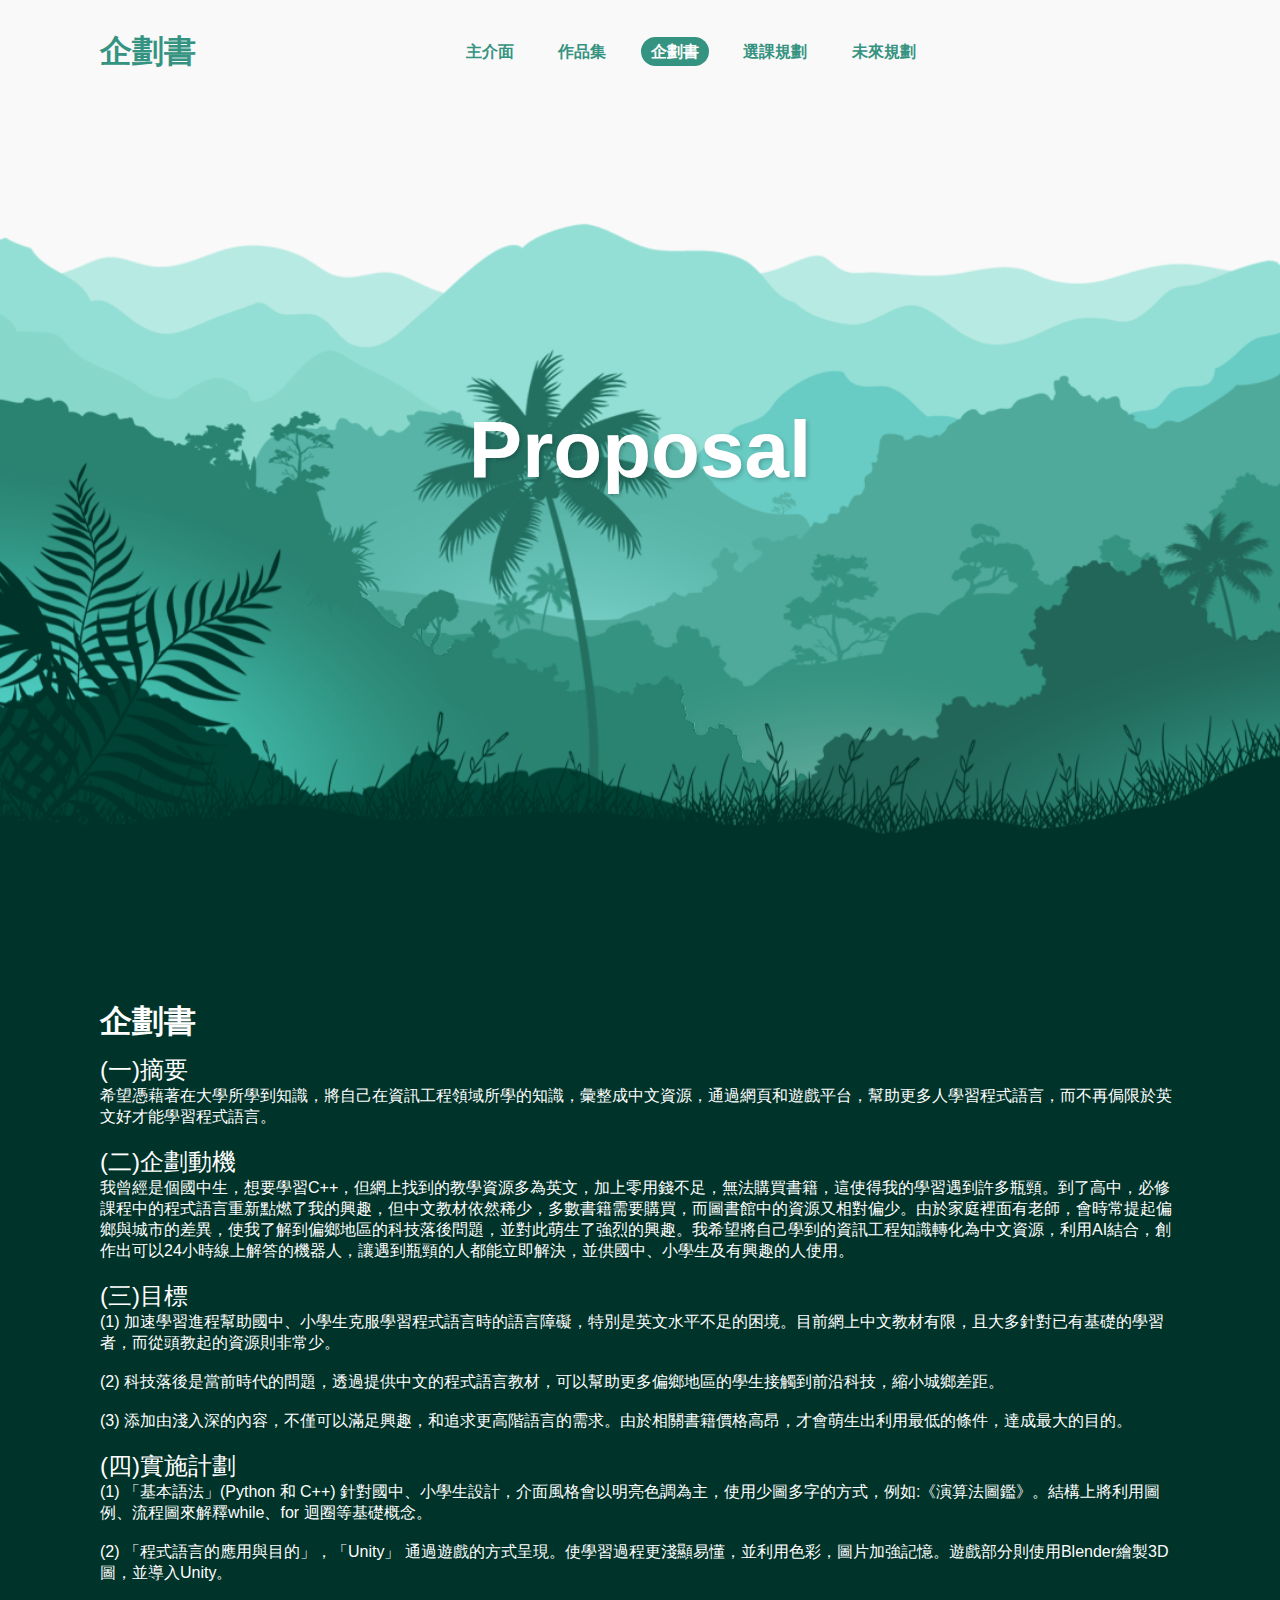
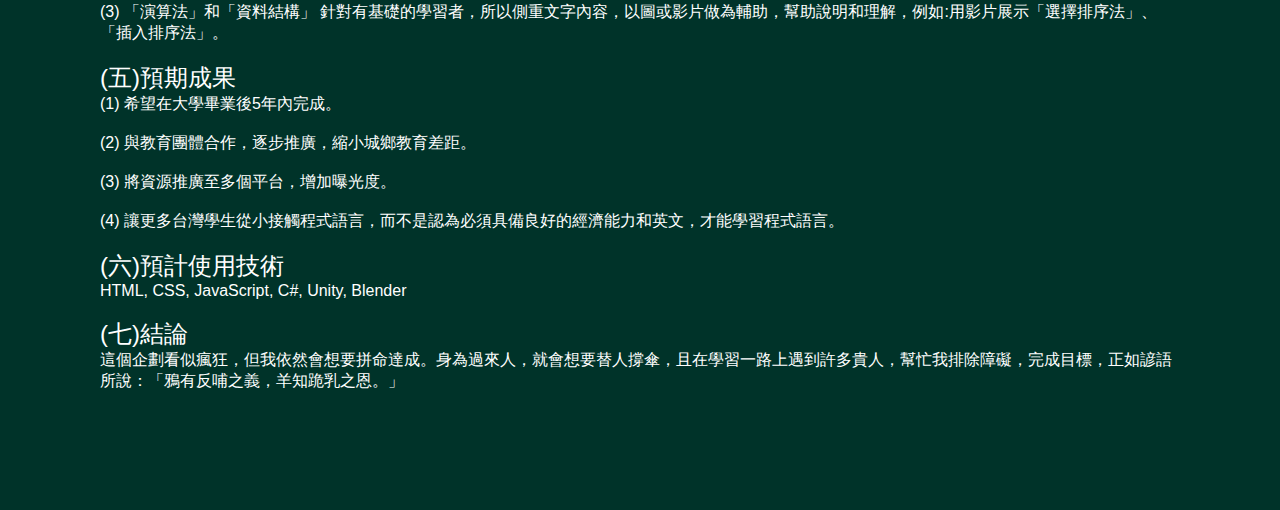
<file: 專用/選單專用/企畫書/index.html>
<!DOCTYPE html>
<html lang="en">

<head>
    <meta charset="UTF-8">
    <meta http-equiv="X-UA-Compatible" content="IE=edge">
    <meta name="viewport" content="width=device-width, initial-scale=1.0">
    <title>Parallax Scrolling Website | Codehal</title>
    <link rel="stylesheet" href="style.css">
</head>
<!--        <a href="#" class="active">作品</a>
            <a href="#">企劃書</a>
            <a href="#">關於我</a>
            <a href="#">未來規劃</a>                -->

<body>
    <header>
        <h2 class="logo">企劃書</h2>
        <nav class="navigation">
            <a href="../主介面/index.html">主介面</a>
            <a href="http://www.youtube.com/@Alex-ovo">作品集</a>
            <a href="../企畫書/index.html"  class="active">企劃書</a>
            <a href="../未來選課企劃/index.html">選課規劃</a>
            <a href="../未來規劃(近)/index.html">未來規劃</a>
        </nav>
    </header>

    <section class="Parallax">
        <img src="../作品集/圖片(背景)/hill1.png" id="hill1">
        <img src="../作品集/圖片(背景)/hill2.png" id="hill2">
        <img src="../作品集/圖片(背景)/hill3.png" id="hill3">
        <img src="../作品集/圖片(背景)/hill4.png" id="hill4">
        <img src="../作品集/圖片(背景)/hill5.png" id="hill5">
        <img src="../作品集/圖片(背景)/tree.png" id="tree">
        <h2 id="text">Proposal</h2>
        
        <img src="../作品集/圖片(背景)/plant.png" id="plant">
</section>

    <section class="sec">
        <h2>企劃書</h2>
        <p>
            <h3>(一)摘要</h3>
            <h4>希望憑藉著在大學所學到知識，將自己在資訊工程領域所學的知識，彙整成中文資源，通過網頁和遊戲平台，幫助更多人學習程式語言，而不再侷限於英文好才能學習程式語言。</br></h4></br>
            
            <h3>(二)企劃動機</h3>
            <h4>我曾經是個國中生，想要學習C++，但網上找到的教學資源多為英文，加上零用錢不足，無法購買書籍，這使得我的學習遇到許多瓶頸。到了高中，必修課程中的程式語言重新點燃了我的興趣，但中文教材依然稀少，多數書籍需要購買，而圖書館中的資源又相對偏少。由於家庭裡面有老師，會時常提起偏鄉與城市的差異，使我了解到偏鄉地區的科技落後問題，並對此萌生了強烈的興趣。我希望將自己學到的資訊工程知識轉化為中文資源，利用AI結合，創作出可以24小時線上解答的機器人，讓遇到瓶頸的人都能立即解決，並供國中、小學生及有興趣的人使用。</br></h4></br>

            <h3>(三)目標</h3>
            <h4>(1) 加速學習進程幫助國中、小學生克服學習程式語言時的語言障礙，特別是英文水平不足的困境。目前網上中文教材有限，且大多針對已有基礎的學習者，而從頭教起的資源則非常少。</h4></br>
            <h4>(2) 科技落後是當前時代的問題，透過提供中文的程式語言教材，可以幫助更多偏鄉地區的學生接觸到前沿科技，縮小城鄉差距。</h4></br>
            <h4>(3) 添加由淺入深的內容，不僅可以滿足興趣，和追求更高階語言的需求。由於相關書籍價格高昂，才會萌生出利用最低的條件，達成最大的目的。</h4></br>
            
            <h3>(四)實施計劃</h3>
            <h4>(1) 「基本語法」(Python 和 C++) 針對國中、小學生設計，介面風格會以明亮色調為主，使用少圖多字的方式，例如:《演算法圖鑑》。結構上將利用圖例、流程圖來解釋while、for 迴圈等基礎概念。</h4></br>
            <h4>(2) 「程式語言的應用與目的」，「Unity」 通過遊戲的方式呈現。使學習過程更淺顯易懂，並利用色彩，圖片加強記憶。遊戲部分則使用Blender繪製3D圖，並導入Unity。</h4></br>
            <h4>(3) 「演算法」和「資料結構」 針對有基礎的學習者，所以側重文字內容，以圖或影片做為輔助，幫助說明和理解，例如:用影片展示「選擇排序法」、「插入排序法」。</h4></br>

            <h3>(五)預期成果</h3>
            <h4>(1) 希望在大學畢業後5年內完成。</h4></br>
            <h4>(2) 與教育團體合作，逐步推廣，縮小城鄉教育差距。</h4></br>  
            <h4>(3) 將資源推廣至多個平台，增加曝光度。</h4></br>  
            <h4>(4) 讓更多台灣學生從小接觸程式語言，而不是認為必須具備良好的經濟能力和英文，才能學習程式語言。</h4></br>

            <h3>(六)預計使用技術</h3>
            <h4>HTML, CSS, JavaScript, C#, Unity, Blender</h4></br> 
            
            <h3>(七)結論</h3>
            <h4>這個企劃看似瘋狂，但我依然會想要拼命達成。身為過來人，就會想要替人撐傘，且在學習一路上遇到許多貴人，幫忙我排除障礙，完成目標，正如諺語所說：「鴉有反哺之義，羊知跪乳之恩。」</h4></br>
        </p>
    </section>

    <script src="script.js"></script>
</body>

</html>
</file>
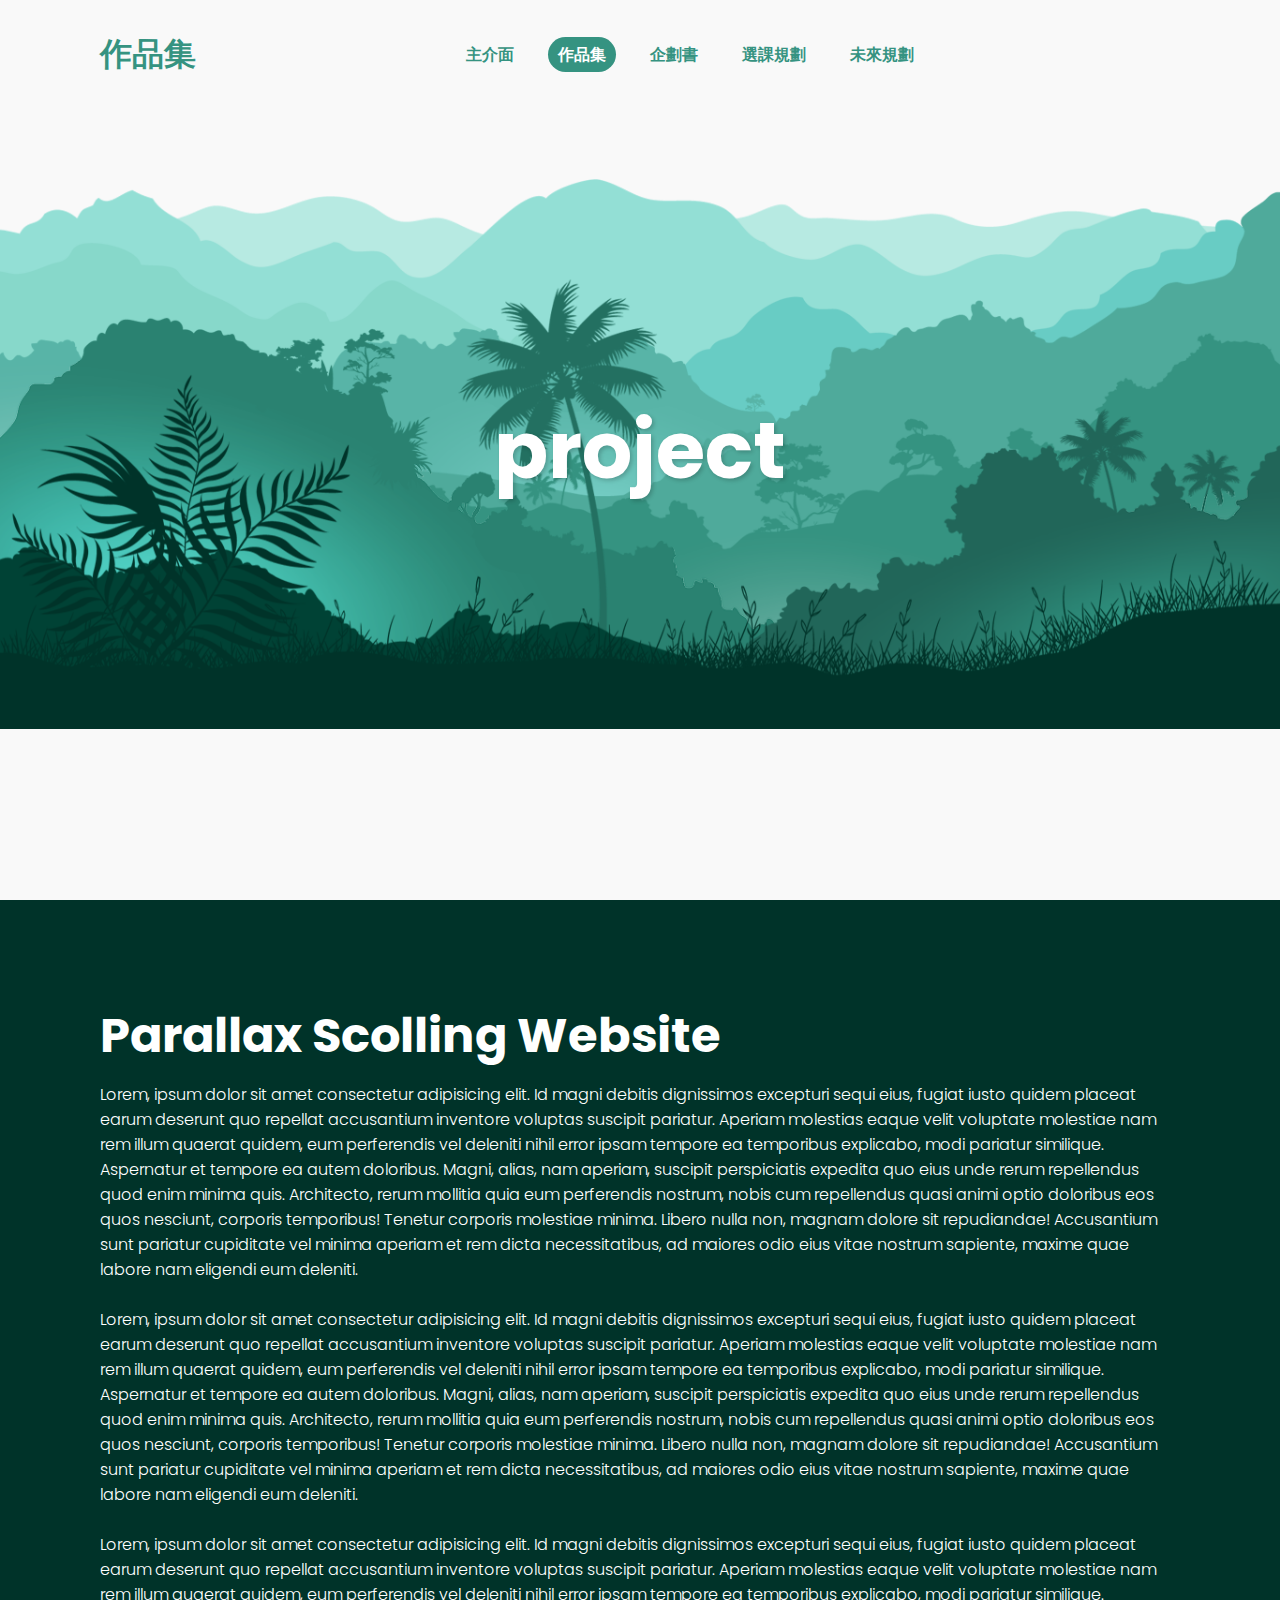
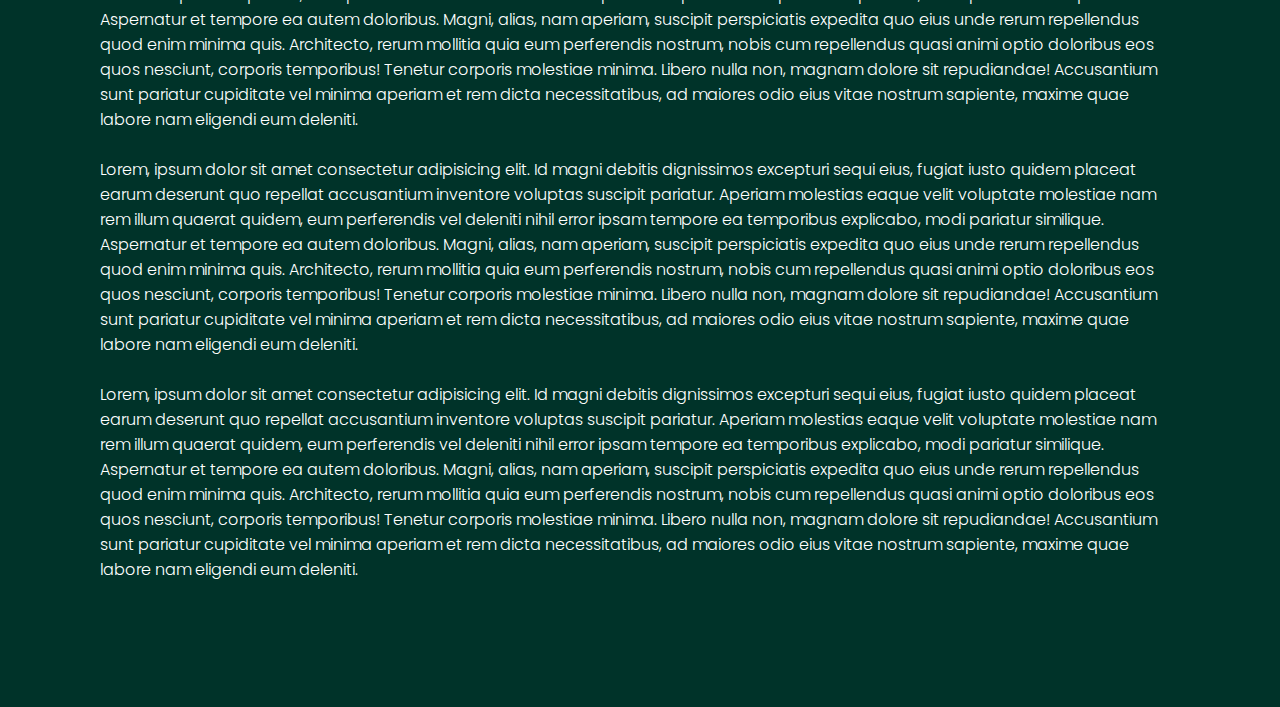
<file: 專用/選單專用/作品集/index.html>
<!DOCTYPE html>
<html lang="en">

<head>
    <meta charset="UTF-8">
    <meta http-equiv="X-UA-Compatible" content="IE=edge">
    <meta name="viewport" content="width=device-width, initial-scale=1.0">
    <title>Parallax Scrolling Website | Codehal</title>
    <link rel="stylesheet" href="style.css">
</head>
<!--        <a href="#" class="active">作品</a>
            <a href="#">企劃書</a>
            <a href="#">關於我</a>
            <a href="#">未來規劃</a>                -->

<body>
    <header>
        <h2 class="logo">作品集</h2>
        <nav class="navigation">
            <a href="../主介面/index.html">主介面</a>
            <a href="../作品集/index.html"class="active" >作品集</a>
            <a href="../企畫書/index.html">企劃書</a>
            <a href="../未來選課企劃/index.html">選課規劃</a>
            <a href="../未來規劃(近)/index.html">未來規劃</a>
        </nav>
    </header>

       
    <section class="Parallax">
            <img src="../作品集/圖片(背景)/hill1.png" id="hill1">
            <img src="../作品集/圖片(背景)/hill2.png" id="hill2">
            <img src="../作品集/圖片(背景)/hill3.png" id="hill3">
            <img src="../作品集/圖片(背景)/hill4.png" id="hill4">
            <img src="../作品集/圖片(背景)/hill5.png" id="hill5">
            <img src="../作品集/圖片(背景)/tree.png" id="tree">
            <h2 id="text">project</h2>
            
            <img src="../作品集/圖片(背景)/plant.png" id="plant">
    </section>

    <section class="sec">
        <h2>Parallax Scolling Website</h2>
        <p>
            Lorem, ipsum dolor sit amet consectetur adipisicing elit. 
            Id magni debitis dignissimos excepturi sequi eius, 
            fugiat iusto quidem placeat earum deserunt quo repellat accusantium inventore voluptas suscipit pariatur. 
            Aperiam molestias eaque velit voluptate molestiae nam rem illum quaerat quidem, 
            eum perferendis vel deleniti nihil error ipsam tempore ea temporibus explicabo, 
            modi pariatur similique. Aspernatur et tempore ea autem doloribus. Magni, alias, 
            nam aperiam, suscipit perspiciatis expedita quo eius unde rerum repellendus quod enim minima quis. Architecto,
            rerum mollitia quia eum perferendis nostrum, nobis cum repellendus quasi animi optio doloribus eos quos nesciunt, 
            corporis temporibus! Tenetur corporis molestiae minima. Libero nulla non, magnam dolore sit repudiandae! 
            Accusantium sunt pariatur cupiditate vel minima aperiam et rem dicta necessitatibus, 
            ad maiores odio eius vitae nostrum sapiente, maxime quae labore nam eligendi eum deleniti.<br><br>
            Lorem, ipsum dolor sit amet consectetur adipisicing elit. 
            Id magni debitis dignissimos excepturi sequi eius, 
            fugiat iusto quidem placeat earum deserunt quo repellat accusantium inventore voluptas suscipit pariatur. 
            Aperiam molestias eaque velit voluptate molestiae nam rem illum quaerat quidem, 
            eum perferendis vel deleniti nihil error ipsam tempore ea temporibus explicabo, 
            modi pariatur similique. Aspernatur et tempore ea autem doloribus. Magni, alias, 
            nam aperiam, suscipit perspiciatis expedita quo eius unde rerum repellendus quod enim minima quis. Architecto,
            rerum mollitia quia eum perferendis nostrum, nobis cum repellendus quasi animi optio doloribus eos quos nesciunt, 
            corporis temporibus! Tenetur corporis molestiae minima. Libero nulla non, magnam dolore sit repudiandae! 
            Accusantium sunt pariatur cupiditate vel minima aperiam et rem dicta necessitatibus, 
            ad maiores odio eius vitae nostrum sapiente, maxime quae labore nam eligendi eum deleniti.<br><br>
            Lorem, ipsum dolor sit amet consectetur adipisicing elit. 
            Id magni debitis dignissimos excepturi sequi eius, 
            fugiat iusto quidem placeat earum deserunt quo repellat accusantium inventore voluptas suscipit pariatur. 
            Aperiam molestias eaque velit voluptate molestiae nam rem illum quaerat quidem, 
            eum perferendis vel deleniti nihil error ipsam tempore ea temporibus explicabo, 
            modi pariatur similique. Aspernatur et tempore ea autem doloribus. Magni, alias, 
            nam aperiam, suscipit perspiciatis expedita quo eius unde rerum repellendus quod enim minima quis. Architecto,
            rerum mollitia quia eum perferendis nostrum, nobis cum repellendus quasi animi optio doloribus eos quos nesciunt, 
            corporis temporibus! Tenetur corporis molestiae minima. Libero nulla non, magnam dolore sit repudiandae! 
            Accusantium sunt pariatur cupiditate vel minima aperiam et rem dicta necessitatibus, 
            ad maiores odio eius vitae nostrum sapiente, maxime quae labore nam eligendi eum deleniti.<br><br>
            Lorem, ipsum dolor sit amet consectetur adipisicing elit. 
            Id magni debitis dignissimos excepturi sequi eius, 
            fugiat iusto quidem placeat earum deserunt quo repellat accusantium inventore voluptas suscipit pariatur. 
            Aperiam molestias eaque velit voluptate molestiae nam rem illum quaerat quidem, 
            eum perferendis vel deleniti nihil error ipsam tempore ea temporibus explicabo, 
            modi pariatur similique. Aspernatur et tempore ea autem doloribus. Magni, alias, 
            nam aperiam, suscipit perspiciatis expedita quo eius unde rerum repellendus quod enim minima quis. Architecto,
            rerum mollitia quia eum perferendis nostrum, nobis cum repellendus quasi animi optio doloribus eos quos nesciunt, 
            corporis temporibus! Tenetur corporis molestiae minima. Libero nulla non, magnam dolore sit repudiandae! 
            Accusantium sunt pariatur cupiditate vel minima aperiam et rem dicta necessitatibus, 
            ad maiores odio eius vitae nostrum sapiente, maxime quae labore nam eligendi eum deleniti.<br><br>
            Lorem, ipsum dolor sit amet consectetur adipisicing elit. 
            Id magni debitis dignissimos excepturi sequi eius, 
            fugiat iusto quidem placeat earum deserunt quo repellat accusantium inventore voluptas suscipit pariatur. 
            Aperiam molestias eaque velit voluptate molestiae nam rem illum quaerat quidem, 
            eum perferendis vel deleniti nihil error ipsam tempore ea temporibus explicabo, 
            modi pariatur similique. Aspernatur et tempore ea autem doloribus. Magni, alias, 
            nam aperiam, suscipit perspiciatis expedita quo eius unde rerum repellendus quod enim minima quis. Architecto,
            rerum mollitia quia eum perferendis nostrum, nobis cum repellendus quasi animi optio doloribus eos quos nesciunt, 
            corporis temporibus! Tenetur corporis molestiae minima. Libero nulla non, magnam dolore sit repudiandae! 
            Accusantium sunt pariatur cupiditate vel minima aperiam et rem dicta necessitatibus, 
            ad maiores odio eius vitae nostrum sapiente, maxime quae labore nam eligendi eum deleniti.<br><br>
        </p>
    </section>

    <script src="script.js"></script>
</body>

</html>
</file>
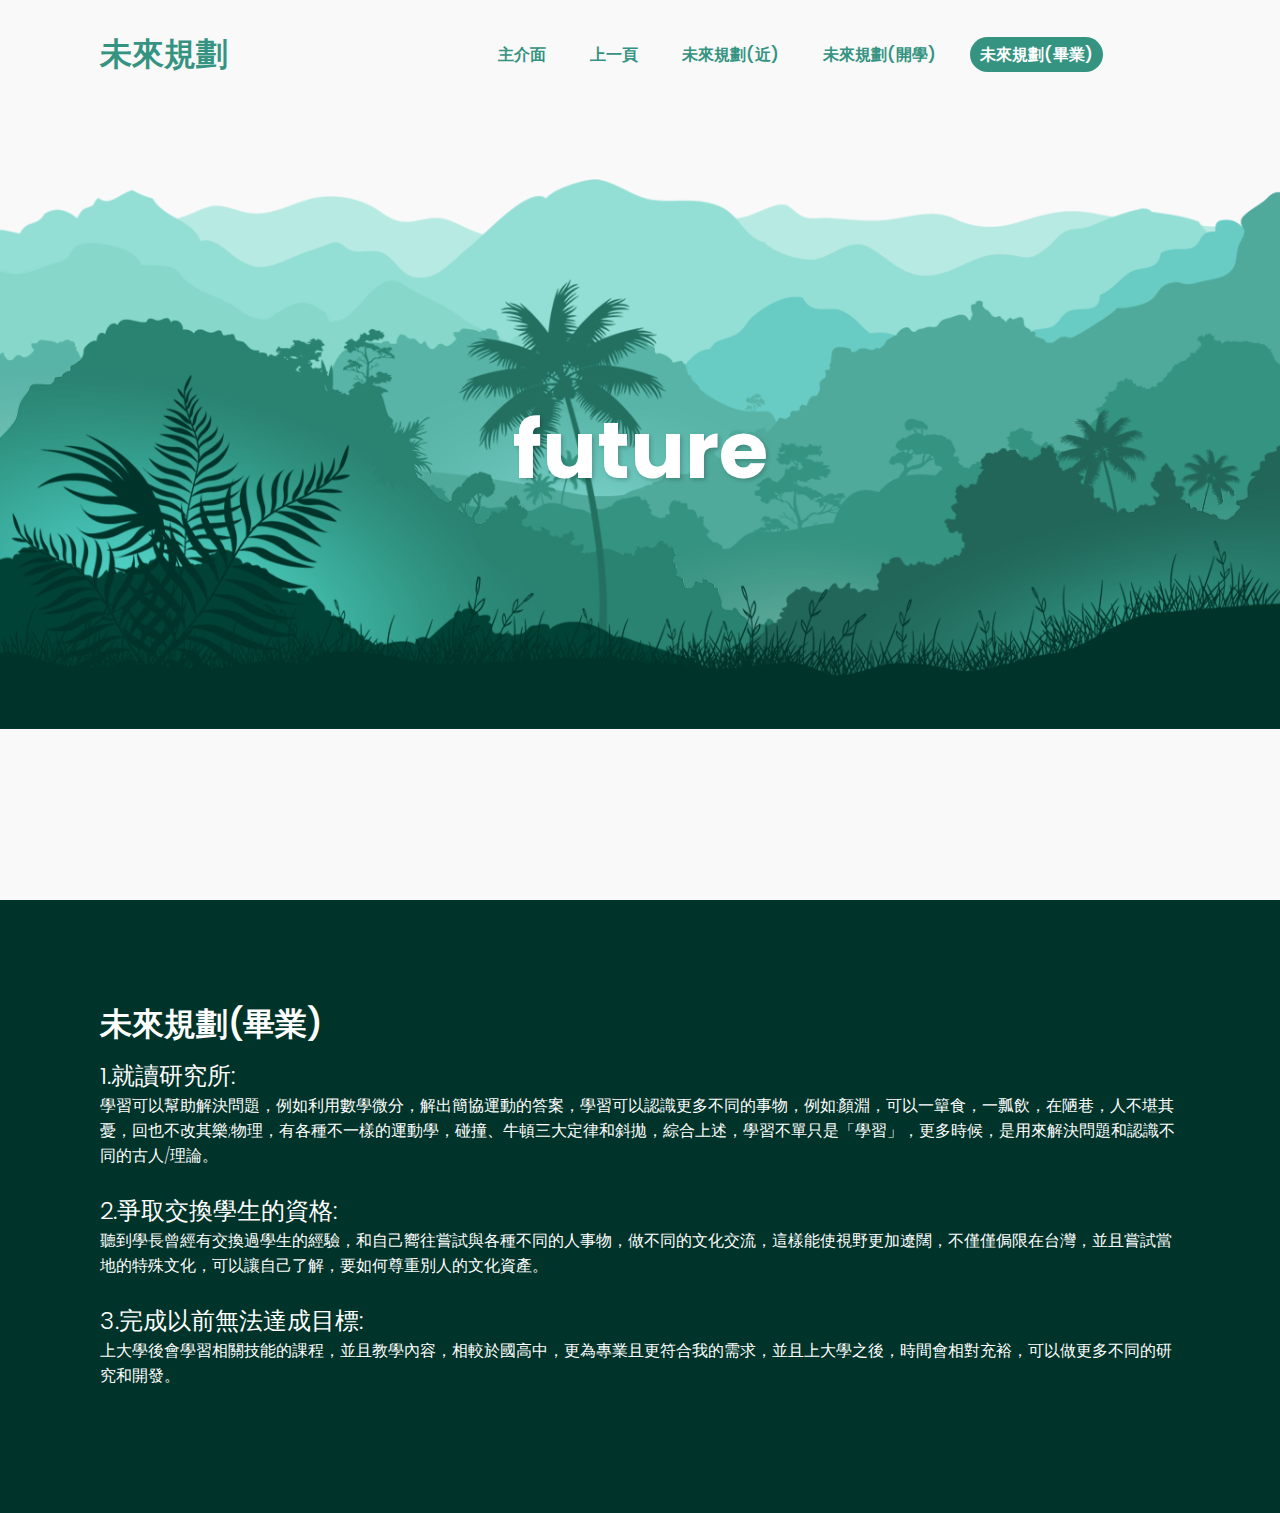
<file: 專用/選單專用/未來規劃(畢業)/index.html>
<!DOCTYPE html>
<html lang="en">

<head>
    <meta charset="UTF-8">
    <meta http-equiv="X-UA-Compatible" content="IE=edge">
    <meta name="viewport" content="width=device-width, initial-scale=1.0">
    <title>Parallax Scrolling Website | Codehal</title>
    <link rel="stylesheet" href="style.css">
</head>

<body>
    <header>
        <h2 class="logo">未來規劃</h2>
        <nav class="navigation">
            <a href="../主介面/index.html">主介面</a>
            <a href="../企畫書/index.html">上一頁</a>
            <a href="../未來規劃(近)/index.html">未來規劃(近)</a>
            <a href="../未來規劃(開學)/index.html" >未來規劃(開學)</a>
            <a href="../未來規劃(畢業)/index.html" class="active">未來規劃(畢業)</a>
        </nav>
    </header>

       
    <section class="Parallax">
            <img src="../作品集/圖片(背景)/hill1.png" id="hill1">
            <img src="../作品集/圖片(背景)/hill2.png" id="hill2">
            <img src="../作品集/圖片(背景)/hill3.png" id="hill3">
            <img src="../作品集/圖片(背景)/hill4.png" id="hill4">
            <img src="../作品集/圖片(背景)/hill5.png" id="hill5">
            <img src="../作品集/圖片(背景)/tree.png" id="tree">
            <h2 id="text">future</h2>
            
            <img src="../作品集/圖片(背景)/plant.png" id="plant">
    </section>

    <section class="sec">
        <h2>未來規劃(畢業)</h2>
        <p> 
            <h3>1.就讀研究所:</h3>
            <h4>學習可以幫助解決問題，例如利用數學微分，解出簡協運動的答案，學習可以認識更多不同的事物，例如:顏淵，可以一簞食，一瓢飲，在陋巷，人不堪其憂，回也不改其樂;物理，有各種不一樣的運動學，碰撞、牛頓三大定律和斜拋，綜合上述，學習不單只是「學習」，更多時候，是用來解決問題和認識不同的古人/理論。</h4></br>

            <h3>2.爭取交換學生的資格:</h3>
            <h4>聽到學長曾經有交換過學生的經驗，和自己嚮往嘗試與各種不同的人事物，做不同的文化交流，這樣能使視野更加遼闊，不僅僅侷限在台灣，並且嘗試當地的特殊文化，可以讓自己了解，要如何尊重別人的文化資產。</h4></br>

            <h3>3.完成以前無法達成目標:</h3>
            <h4>上大學後會學習相關技能的課程，並且教學內容，相較於國高中，更為專業且更符合我的需求，並且上大學之後，時間會相對充裕，可以做更多不同的研究和開發。</h4></br>

        </p>
    </section>

    <script src="script.js"></script>
</body>

</html>
</file>
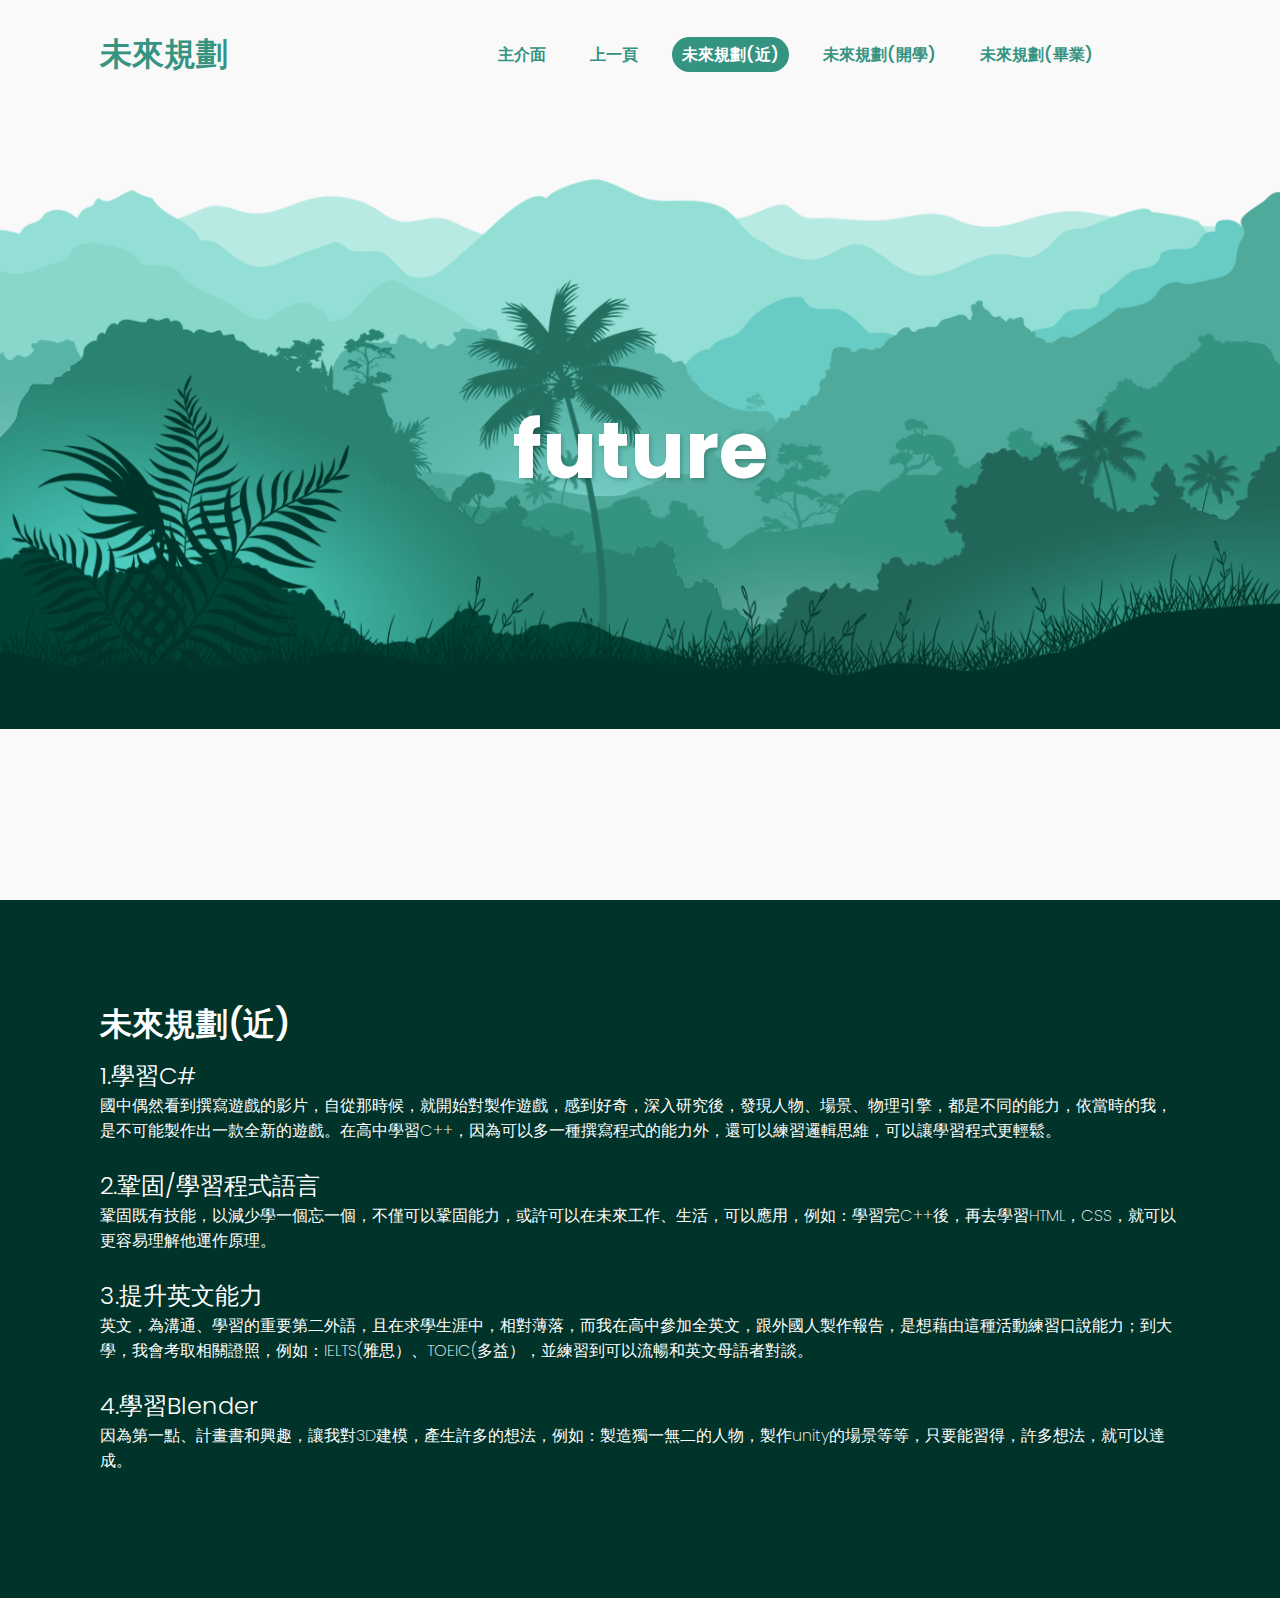
<file: 專用/選單專用/未來規劃(近)/index.html>
<!DOCTYPE html>
<html lang="en">

<head>
    <meta charset="UTF-8">
    <meta http-equiv="X-UA-Compatible" content="IE=edge">
    <meta name="viewport" content="width=device-width, initial-scale=1.0">
    <title>Parallax Scrolling Website | Codehal</title>
    <link rel="stylesheet" href="style.css">
</head>

<body>
    <header>
        <h2 class="logo">未來規劃</h2>
        <nav class="navigation">
            <a href="../主介面/index.html">主介面</a>
            <a href="../企畫書/index.html">上一頁</a>
            <a href="../未來規劃(近)/index.html" class="active">未來規劃(近)</a>
            <a href="../未來規劃(開學)/index.html" >未來規劃(開學)</a>
            <a href="../未來規劃(畢業)/index.html" >未來規劃(畢業)</a>
        </nav>
    </header>

       
    <section class="Parallax">
            <img src="../作品集/圖片(背景)/hill1.png" id="hill1">
            <img src="../作品集/圖片(背景)/hill2.png" id="hill2">
            <img src="../作品集/圖片(背景)/hill3.png" id="hill3">
            <img src="../作品集/圖片(背景)/hill4.png" id="hill4">
            <img src="../作品集/圖片(背景)/hill5.png" id="hill5">
            <img src="../作品集/圖片(背景)/tree.png" id="tree">
            <h2 id="text">future</h2>
            
            <img src="../作品集/圖片(背景)/plant.png" id="plant">
    </section>

    <section class="sec">
        <h2>未來規劃(近)</h2>
    <p>

        <h3>1.學習C#</h3>
        <h4>國中偶然看到撰寫遊戲的影片，自從那時候，就開始對製作遊戲，感到好奇，深入研究後，發現人物、場景、物理引擎，都是不同的能力，依當時的我，是不可能製作出一款全新的遊戲。在高中學習C++，因為可以多一種撰寫程式的能力外，還可以練習邏輯思維，可以讓學習程式更輕鬆。</h4></br>

        <h3>2.鞏固/學習程式語言</h3>
        <h4>鞏固既有技能，以減少學一個忘一個，不僅可以鞏固能力，或許可以在未來工作、生活，可以應用，例如：學習完C++後，再去學習HTML，CSS，就可以更容易理解他運作原理。</h4></br>

        <h3>3.提升英文能力</h3>
        <h4>英文，為溝通、學習的重要第二外語，且在求學生涯中，相對薄落，而我在高中參加全英文，跟外國人製作報告，是想藉由這種活動練習口說能力；到大學，我會考取相關證照，例如：IELTS(雅思）、TOEIC(多益），並練習到可以流暢和英文母語者對談。</h4></br>

        <h3>4.學習Blender</h3>
        <h4>因為第一點、計畫書和興趣，讓我對3D建模，產生許多的想法，例如：製造獨一無二的人物，製作unity的場景等等，只要能習得，許多想法，就可以達成。</h4></br>
    </p>
    </section>

    <script src="script.js"></script>
</body>

</html>
</file>
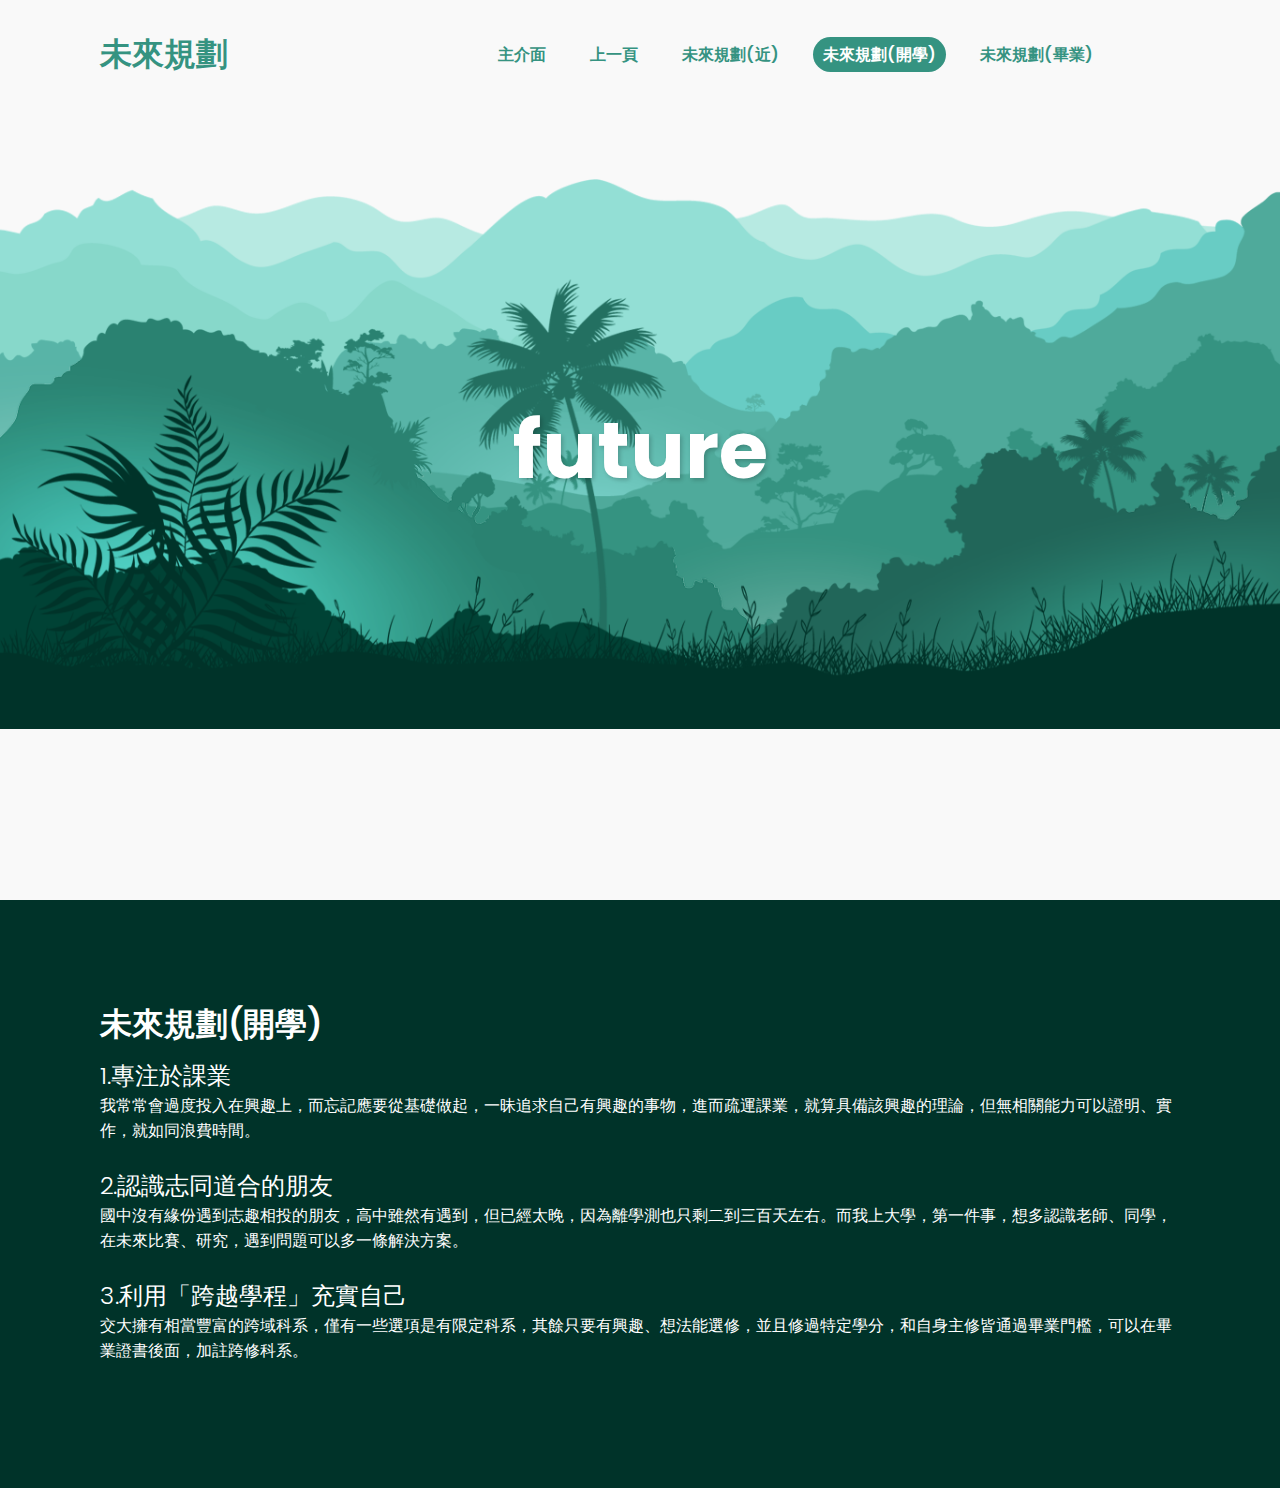
<file: 專用/選單專用/未來規劃(開學)/index.html>
<!DOCTYPE html>
<html lang="en">

<head>
    <meta charset="UTF-8">
    <meta http-equiv="X-UA-Compatible" content="IE=edge">
    <meta name="viewport" content="width=device-width, initial-scale=1.0">
    <title>Parallax Scrolling Website | Codehal</title>
    <link rel="stylesheet" href="style.css">
</head>

<body>
    <header>
        <h2 class="logo">未來規劃</h2>
        <nav class="navigation">
            <a href="../主介面/index.html">主介面</a>
            <a href="../企畫書/index.html">上一頁</a>
            <a href="../未來規劃(近)/index.html">未來規劃(近)</a>
            <a href="../未來規劃(開學)/index.html"class="active">未來規劃(開學)</a>
            <a href="../未來規劃(畢業)/index.html">未來規劃(畢業)</a>
        </nav>
    </header>

       
    <section class="Parallax">
            <img src="../作品集/圖片(背景)/hill1.png" id="hill1">
            <img src="../作品集/圖片(背景)/hill2.png" id="hill2">
            <img src="../作品集/圖片(背景)/hill3.png" id="hill3">
            <img src="../作品集/圖片(背景)/hill4.png" id="hill4">
            <img src="../作品集/圖片(背景)/hill5.png" id="hill5">
            <img src="../作品集/圖片(背景)/tree.png" id="tree">
            <h2 id="text">future</h2>
            
            <img src="../作品集/圖片(背景)/plant.png" id="plant">
    </section>

    <section class="sec">
        <h2>未來規劃(開學)</h2>
    <p>
        <h3>1.專注於課業</h3>
        <h4>我常常會過度投入在興趣上，而忘記應要從基礎做起，一昧追求自己有興趣的事物，進而疏運課業，就算具備該興趣的理論，但無相關能力可以證明、實作，就如同浪費時間。</h4></br>

        <h3>2.認識志同道合的朋友</h3>
        <h4>國中沒有緣份遇到志趣相投的朋友，高中雖然有遇到，但已經太晚，因為離學測也只剩二到三百天左右。而我上大學，第一件事，想多認識老師、同學，在未來比賽、研究，遇到問題可以多一條解決方案。</h4></br>

        <h3>3.利用「跨越學程」充實自己</h3>
        <h4>交大擁有相當豐富的跨域科系，僅有一些選項是有限定科系，其餘只要有興趣、想法能選修，並且修過特定學分，和自身主修皆通過畢業門檻，可以在畢業證書後面，加註跨修科系。</h4></br>
        

    </p>

    </section>

    <script src="script.js"></script>
</body>

</html>
</file>
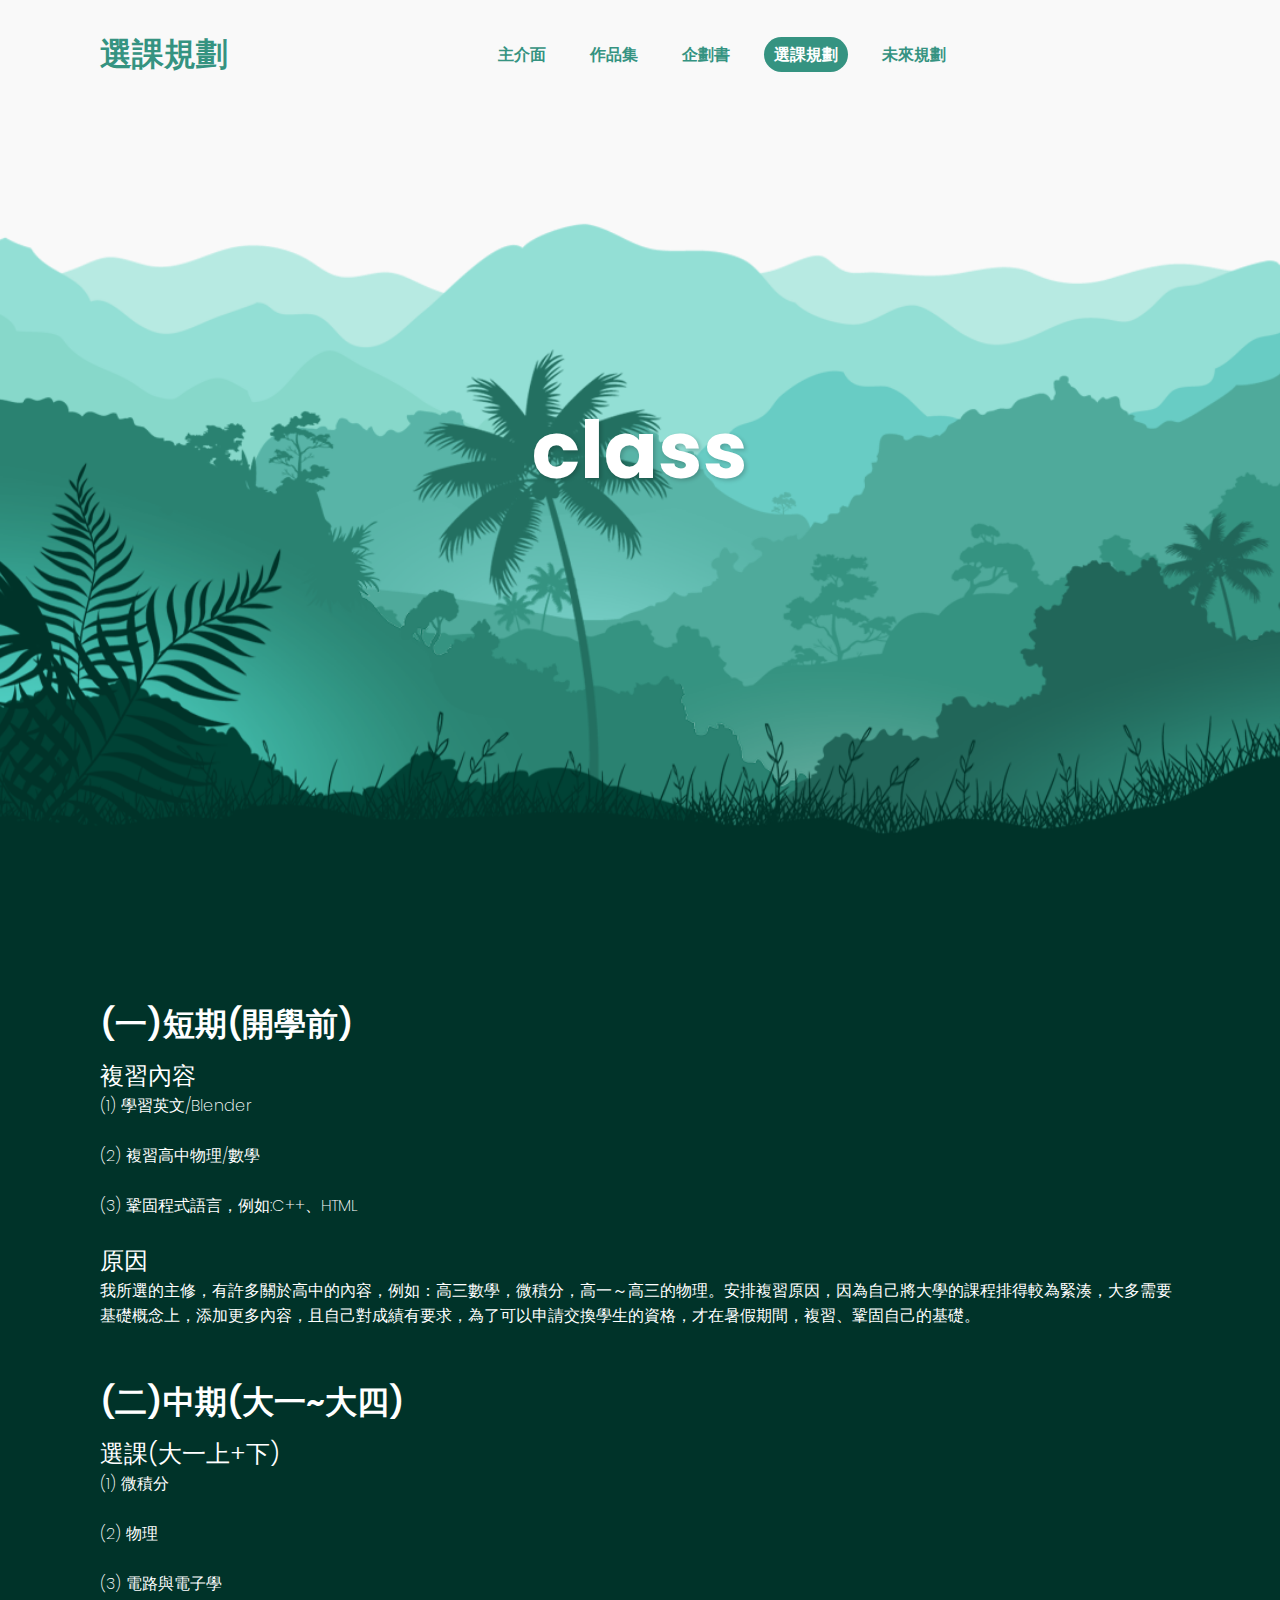
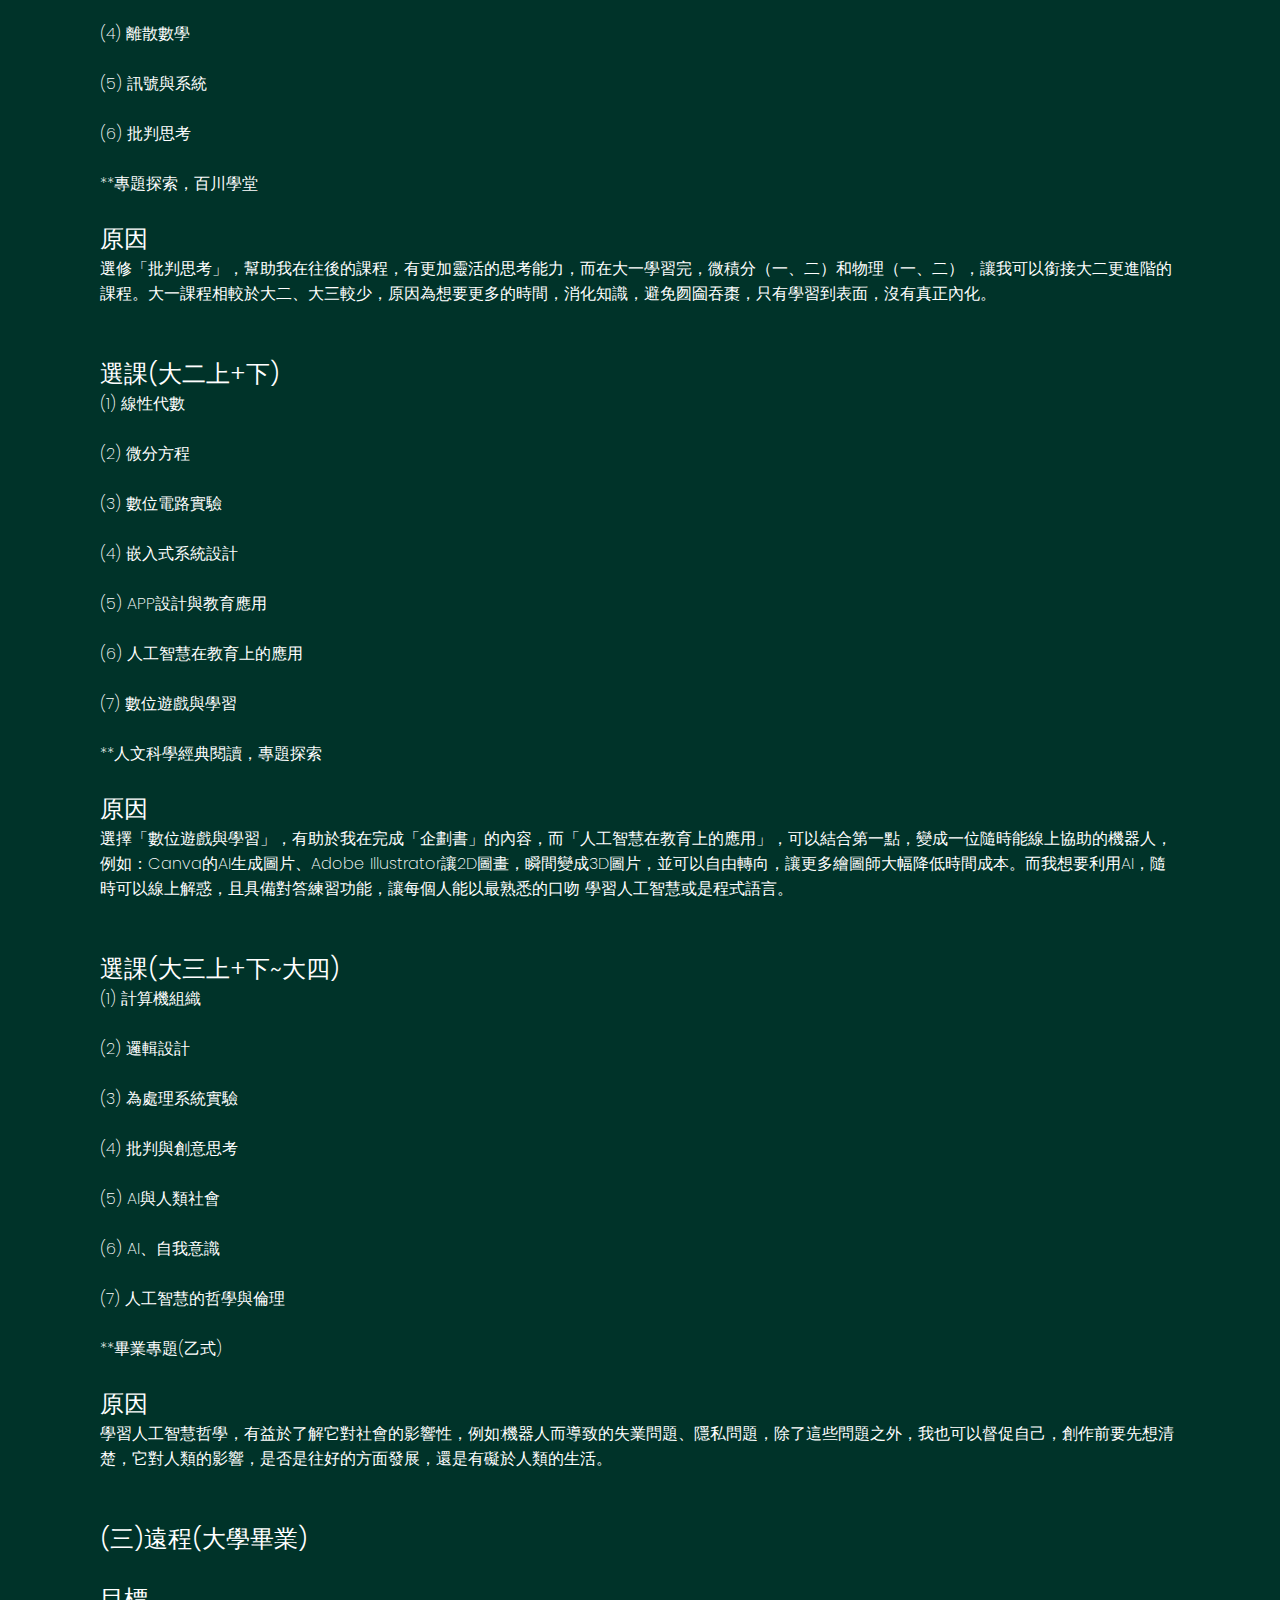
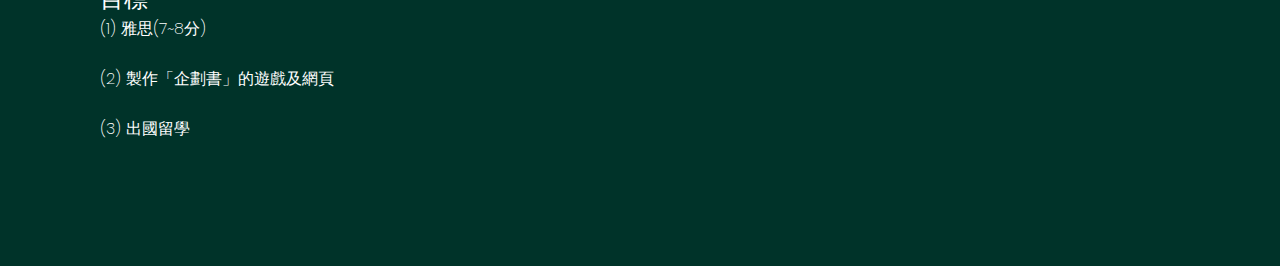
<file: 專用/選單專用/未來選課企劃/index.html>
<!DOCTYPE html>
<html lang="en">

<head>
    <meta charset="UTF-8">
    <meta http-equiv="X-UA-Compatible" content="IE=edge">
    <meta name="viewport" content="width=device-width, initial-scale=1.0">
    <title>Parallax Scrolling Website | Codehal</title>
    <link rel="stylesheet" href="style.css">
</head>

<body>
    <header>
        <h2 class="logo">選課規劃</h2>
        <nav class="navigation">
            <a href="../主介面/index.html">主介面</a>
            <a href="http://www.youtube.com/@Alex-ovo">作品集</a>
            <a href="../企畫書/index.html">企劃書</a>
            <a href="../未來選課企劃/index.html" class="active">選課規劃</a>
            <a href="../未來規劃(近)/index.html">未來規劃</a>
        </nav>
    </header>

       
    <section class="Parallax">
            <img src="../作品集/圖片(背景)/hill1.png" id="hill1">
            <img src="../作品集/圖片(背景)/hill2.png" id="hill2">
            <img src="../作品集/圖片(背景)/hill3.png" id="hill3">
            <img src="../作品集/圖片(背景)/hill4.png" id="hill4">
            <img src="../作品集/圖片(背景)/hill5.png" id="hill5">
            <img src="../作品集/圖片(背景)/tree.png" id="tree">
            <h2 id="text">class</h2>
            
            <img src="../作品集/圖片(背景)/plant.png" id="plant">
    </section>
<!---------------------------------------------------------------------------------------->
    <section class="sec">
        <h2>(一)短期(開學前)</h2>
        <p> 
            <h3>複習內容</h3>
            <h4>(1) 學習英文/Blender</h4></br>
            <h4>(2) 複習高中物理/數學</h4></br>
            <h4>(3) 鞏固程式語言，例如:C++、HTML</h4></br>

            <h3>原因</h3>
            <h4>我所選的主修，有許多關於高中的內容，例如：高三數學，微積分，高一～高三的物理。安排複習原因，因為自己將大學的課程排得較為緊湊，大多需要基礎概念上，添加更多內容，且自己對成績有要求，為了可以申請交換學生的資格，才在暑假期間，複習、鞏固自己的基礎。</h4></br></br>
<!---------------------------------------------------------------------------------------->
        <h2>(二)中期(大一~大四)</h2>
        <h3>選課(大一上+下)</h3>
        <h4>(1) 微積分</h4></br>
        <h4>(2) 物理</h4></br>
        <h4>(3) 電路與電子學</h4></br>
        <h4>(4) 離散數學</h4></br>
        <h4>(5) 訊號與系統</h4></br>
        <h4>(6) 批判思考</h4></br>
        <h4>**專題探索，百川學堂</h4></br>

        <h3>原因</h3>
        <h4>選修「批判思考」，幫助我在往後的課程，有更加靈活的思考能力，而在大一學習完，微積分（一、二）和物理（一、二），讓我可以銜接大二更進階的課程。大一課程相較於大二、大三較少，原因為想要更多的時間，消化知識，避免囫圇吞棗，只有學習到表面，沒有真正內化。</h4></br></br>
<!---------------------------------------------------------------------------------------->
        <h3>選課(大二上+下)</h3>
        <h4>(1) 線性代數</h4></br>
        <h4>(2) 微分方程</h4></br>
        <h4>(3) 數位電路實驗</h4></br>
        <h4>(4) 嵌入式系統設計</h4></br>
        <h4>(5) APP設計與教育應用</h4></br>
        <h4>(6) 人工智慧在教育上的應用</h4></br>
        <h4>(7) 數位遊戲與學習</h4></br>
        <h4>**人文科學經典閱讀，專題探索</h4></br>

        <h3>原因</h3>
        <h4>選擇「數位遊戲與學習」，有助於我在完成「企劃書」的內容，而「人工智慧在教育上的應用」，可以結合第一點，變成一位隨時能線上協助的機器人，例如：Canva的AI生成圖片、Adobe Illustrator讓2D圖畫，瞬間變成3D圖片，並可以自由轉向，讓更多繪圖師大幅降低時間成本。而我想要利用AI，隨時可以線上解惑，且具備對答練習功能，讓每個人能以最熟悉的口吻 學習人工智慧或是程式語言。</h4></br></br>
<!---------------------------------------------------------------------------------------->
        <h3>選課(大三上+下~大四)</h3> 
        <h4>(1) 計算機組織</h4></br>       
        <h4>(2) 邏輯設計</h4></br>         
        <h4>(3) 為處理系統實驗</h4></br>         
        <h4>(4) 批判與創意思考</h4></br>     
        <h4>(5) AI與人類社會</h4></br>     
        <h4>(6) AI、自我意識</h4></br>
        <h4>(7) 人工智慧的哲學與倫理</h4></br>     
        <h4>**畢業專題(乙式)</h4></br>     

        <h3>原因</h3>
        <h4>學習人工智慧哲學，有益於了解它對社會的影響性，例如:機器人而導致的失業問題、隱私問題，除了這些問題之外，我也可以督促自己，創作前要先想清楚，它對人類的影響，是否是往好的方面發展，還是有礙於人類的生活。</h4></br></br>
<!---------------------------------------------------------------------------------------->
        <h3>(三)遠程(大學畢業)</h3></br>
        <h3>目標</h3>
        <h4>(1) 雅思(7~8分)</h4></br>
        <h4>(2) 製作「企劃書」的遊戲及網頁</h4></br>
        <h4>(3) 出國留學</h4></br>
    </p>
    </section>

    <script src="script.js"></script>
</body>

</html>
</file>
<file: 專用/選單專用/企畫書/style.css>
* {
    margin: 0;
    padding: 0;
    box-sizing: border-box;
    font-family: 'Poppins', sans-serif;
}

body {
    background: #f9f9f9;
    min-height: 100vh; /* 保證頁面至少和視口一樣高 */
    overflow-x: hidden; /* 禁止水平滾動 */
    position: relative; /* 使元素定位相對於body */
}

header {
    position: absolute;
    top: 0;
    left: 0;
    width: 100%;
    padding: 30px 100px;
    display: flex;
    justify-content: flex-start;
    align-items: center;
    z-index: 100;
}

.logo {
    font-size: 2em;
    color: #359381;
    pointer-events: none;
    margin-right: 250px;
}

.navigation a {
    text-decoration: none;
    color: #359381;
    padding: 6px 10px;
    border-radius: 20px;
    margin: 0 10px;
    font-weight: 600;
}

.navigation a:hover,
.navigation a.active {
    background: #359381;
    color: #fff;
}

.Parallax {
    position: relative;
    display: flex;
    justify-content: center;
    align-items: center;
    height: 100vh; /* 確保背景圖片區塊完全佔據視窗高度 */
    overflow: hidden; /* 確保不會因背景圖片或內容過大而出現滾動 */
}

#text {
    position: absolute;
    font-size: 5em;
    color: #fff;
    text-shadow: 2px 2px 4px rgba(0, 0, 0, .2);
}

.Parallax img {
    position: absolute;
    top: 0;
    left: 0;
    width: 100%;
    height: 100%; /* 確保圖片高度覆蓋整個視窗 */
    object-fit: cover; /* 保持圖片比例並覆蓋背景區域 */
    pointer-events: none;
}

.sec {
    position: relative;
    background: #003329;
    padding: 100px;
    min-height: calc(100vh - 200px); /* 確保該區塊最少佔據剩餘視窗高度，避免過度增長 */
}

.sec h2 {
    font-size: 2em;
    color: #fff;
    margin-bottom: 10px;
    font-weight: 600;
}

.sec h3 {
    font-size: 1.5em;
    color: #fff;
    font-weight: 300;
}

.sec h4 {
    font-size: 1em;
    color: #fff;
    font-weight: 200;
}
</file>
<file: 專用/選單專用/作品集/style.css>
@import url('https://fonts.googleapis.com/css2?family=Poppins:wght@300;400;500;600;700;800;900&display=swap');

* {
    margin: 0;
    padding: 0;
    box-sizing: border-box;
    font-family: 'Poppins', sans-serif;
}

body{
    background: #f9f9f9;
    min-height:100vh ;
    overflow-x:hidden;
}

header{
    position: absolute;
    top: 0;
    left: 0;
    width: 100%;
    padding: 30px 100px;
    display: flex;
    justify-content: flex-start;
    align-items: center;
    z-index: 100;

}

.logo{
    font-size: 2em;
    color: #359381;
    pointer-events: none;
    margin-right: 250px;
}

.navigation a{
    text-decoration: none;
    color: #359381;
    padding: 6px 10px;
    border-radius: 20px;
    margin: 0 10px;
    font-weight: 600;
}
.navigation a:hover,
.navigation a.active {
    background: #359381;
    color: #fff;
}

.Parallax{
    position: relative;
    display: flex;
    justify-content: center;
    align-items: center;
    height: 100vh;
}

#text{
    position: absolute;
    font-size: 5em;
    color: #fff;
    text-shadow: 2px 2px 4px rgba(0, 0, 0, .2);
}

.Parallax img{
    position: absolute;
    top: 0;
    left: 0;
    width: 100%;
    pointer-events: none;
}

.sec{
    position: relative;
    background: #003329;
    padding: 100px;
}

.sec h2{
    font-size: 3em;
    color: #fff;
    margin-bottom: 10px;
}

.sec p {
    font-size: 1em;
    color: #fff;
    font-weight: 300;
}
</file>
<file: 專用/選單專用/未來規劃(畢業)/style.css>
@import url('https://fonts.googleapis.com/css2?family=Poppins:wght@300;400;500;600;700;800;900&display=swap');

* {
    margin: 0;
    padding: 0;
    box-sizing: border-box;
    font-family: 'Poppins', sans-serif;
}

body{
    background: #f9f9f9;
    min-height:100vh ;
    overflow-x:hidden;
}

header{
    position: absolute;
    top: 0;
    left: 0;
    width: 100%;
    padding: 30px 100px;
    display: flex;
    justify-content: flex-start;
    align-items: center;
    z-index: 100;

}

.logo{
    font-size: 2em;
    color: #359381;
    pointer-events: none;
    margin-right: 250px;
}

.navigation a{
    text-decoration: none;
    color: #359381;
    padding: 6px 10px;
    border-radius: 20px;
    margin: 0 10px;
    font-weight: 600;
}
.navigation a:hover,
.navigation a.active {
    background: #359381;
    color: #fff;
}

.Parallax{
    position: relative;
    display: flex;
    justify-content: center;
    align-items: center;
    height: 100vh;
}

#text{
    position: absolute;
    font-size: 5em;
    color: #fff;
    text-shadow: 2px 2px 4px rgba(0, 0, 0, .2);
}

.Parallax img{
    position: absolute;
    top: 0;
    left: 0;
    width: 100%;
    pointer-events: none;
}

.sec{
    position: relative;
    background: #003329;
    padding: 100px;
}

.sec h2 {
    font-size: 2em;
    color: #fff;
    margin-bottom: 10px;
    font-weight: 600;
}

.sec h3 {
    font-size: 1.5em;
    color: #fff;
    font-weight: 300;
}

.sec h4 {
    font-size: 1em;
    color: #fff;
    font-weight: 200;
}
</file>
<file: 專用/選單專用/未來規劃(近)/style.css>
@import url('https://fonts.googleapis.com/css2?family=Poppins:wght@300;400;500;600;700;800;900&display=swap');

* {
    margin: 0;
    padding: 0;
    box-sizing: border-box;
    font-family: 'Poppins', sans-serif;
}

body{
    background: #f9f9f9;
    min-height:100vh ;
    overflow-x:hidden;
}

header{
    position: absolute;
    top: 0;
    left: 0;
    width: 100%;
    padding: 30px 100px;
    display: flex;
    justify-content: flex-start;
    align-items: center;
    z-index: 100;

}

.logo{
    font-size: 2em;
    color: #359381;
    pointer-events: none;
    margin-right: 250px;
}

.navigation a{
    text-decoration: none;
    color: #359381;
    padding: 6px 10px;
    border-radius: 20px;
    margin: 0 10px;
    font-weight: 600;
}
.navigation a:hover,
.navigation a.active {
    background: #359381;
    color: #fff;
}

.Parallax{
    position: relative;
    display: flex;
    justify-content: center;
    align-items: center;
    height: 100vh;
}

#text{
    position: absolute;
    font-size: 5em;
    color: #fff;
    text-shadow: 2px 2px 4px rgba(0, 0, 0, .2);
}

.Parallax img{
    position: absolute;
    top: 0;
    left: 0;
    width: 100%;
    pointer-events: none;
}

.sec{
    position: relative;
    background: #003329;
    padding: 100px;
}

.sec h2 {
    font-size: 2em;
    color: #fff;
    margin-bottom: 10px;
    font-weight: 600;
}

.sec h3 {
    font-size: 1.5em;
    color: #fff;
    font-weight: 300;
}

.sec h4 {
    font-size: 1em;
    color: #fff;
    font-weight: 200;
}
</file>
<file: 專用/選單專用/未來規劃(開學)/style.css>
@import url('https://fonts.googleapis.com/css2?family=Poppins:wght@300;400;500;600;700;800;900&display=swap');

* {
    margin: 0;
    padding: 0;
    box-sizing: border-box;
    font-family: 'Poppins', sans-serif;
}

body{
    background: #f9f9f9;
    min-height:100vh ;
    overflow-x:hidden;
}

header{
    position: absolute;
    top: 0;
    left: 0;
    width: 100%;
    padding: 30px 100px;
    display: flex;
    justify-content: flex-start;
    align-items: center;
    z-index: 100;

}

.logo{
    font-size: 2em;
    color: #359381;
    pointer-events: none;
    margin-right: 250px;
}

.navigation a{
    text-decoration: none;
    color: #359381;
    padding: 6px 10px;
    border-radius: 20px;
    margin: 0 10px;
    font-weight: 600;
}
.navigation a:hover,
.navigation a.active {
    background: #359381;
    color: #fff;
}

.Parallax{
    position: relative;
    display: flex;
    justify-content: center;
    align-items: center;
    height: 100vh;
}

#text{
    position: absolute;
    font-size: 5em;
    color: #fff;
    text-shadow: 2px 2px 4px rgba(0, 0, 0, .2);
}

.Parallax img{
    position: absolute;
    top: 0;
    left: 0;
    width: 100%;
    pointer-events: none;
}

.sec{
    position: relative;
    background: #003329;
    padding: 100px;
}

.sec h2 {
    font-size: 2em;
    color: #fff;
    margin-bottom: 10px;
    font-weight: 600;
}

.sec h3 {
    font-size: 1.5em;
    color: #fff;
    font-weight: 300;
}

.sec h4 {
    font-size: 1em;
    color: #fff;
    font-weight: 200;
}
</file>
<file: 專用/選單專用/未來選課企劃/style.css>
@import url('https://fonts.googleapis.com/css2?family=Poppins:wght@300;400;500;600;700;800;900&display=swap');

* {
    margin: 0;
    padding: 0;
    box-sizing: border-box;
    font-family: 'Poppins', sans-serif;
}

body {
    background: #f9f9f9;
    min-height: 100vh; 
    overflow-x: hidden;
    position: relative;
}

header {
    position: absolute;
    top: 0;
    left: 0;
    width: 100%;
    padding: 30px 100px;
    display: flex;
    justify-content: flex-start;
    align-items: center;
    z-index: 100;
}

.logo {
    font-size: 2em;
    color: #359381;
    pointer-events: none;
    margin-right: 250px;
}

.navigation a {
    text-decoration: none;
    color: #359381;
    padding: 6px 10px;
    border-radius: 20px;
    margin: 0 10px;
    font-weight: 600;
}

.navigation a:hover,
.navigation a.active {
    background: #359381;
    color: #fff;
}

.Parallax {
    position: relative;
    display: flex;
    justify-content: center;
    align-items: center;
    height: 100vh; 
    overflow: hidden; 
}

#text {
    position: absolute;
    font-size: 5em;
    color: #fff;
    text-shadow: 2px 2px 4px rgba(0, 0, 0, .2);
}

.Parallax img {
    position: absolute;
    top: 0;
    left: 0;
    width: 100%;
    height: 100%; 
    object-fit: cover;
    pointer-events: none;
}

.sec {
    position: relative;
    background: #003329;
    padding: 100px;
    min-height: calc(100vh - 200px); 
}

.sec h2 {
    font-size: 2em;
    color: #fff;
    margin-bottom: 10px;
    font-weight: 600;
}

.sec h3 {
    font-size: 1.5em;
    color: #fff;
    font-weight: 300;
}

.sec h4 {
    font-size: 1em;
    color: #fff;
    font-weight: 200;
}
</file>
